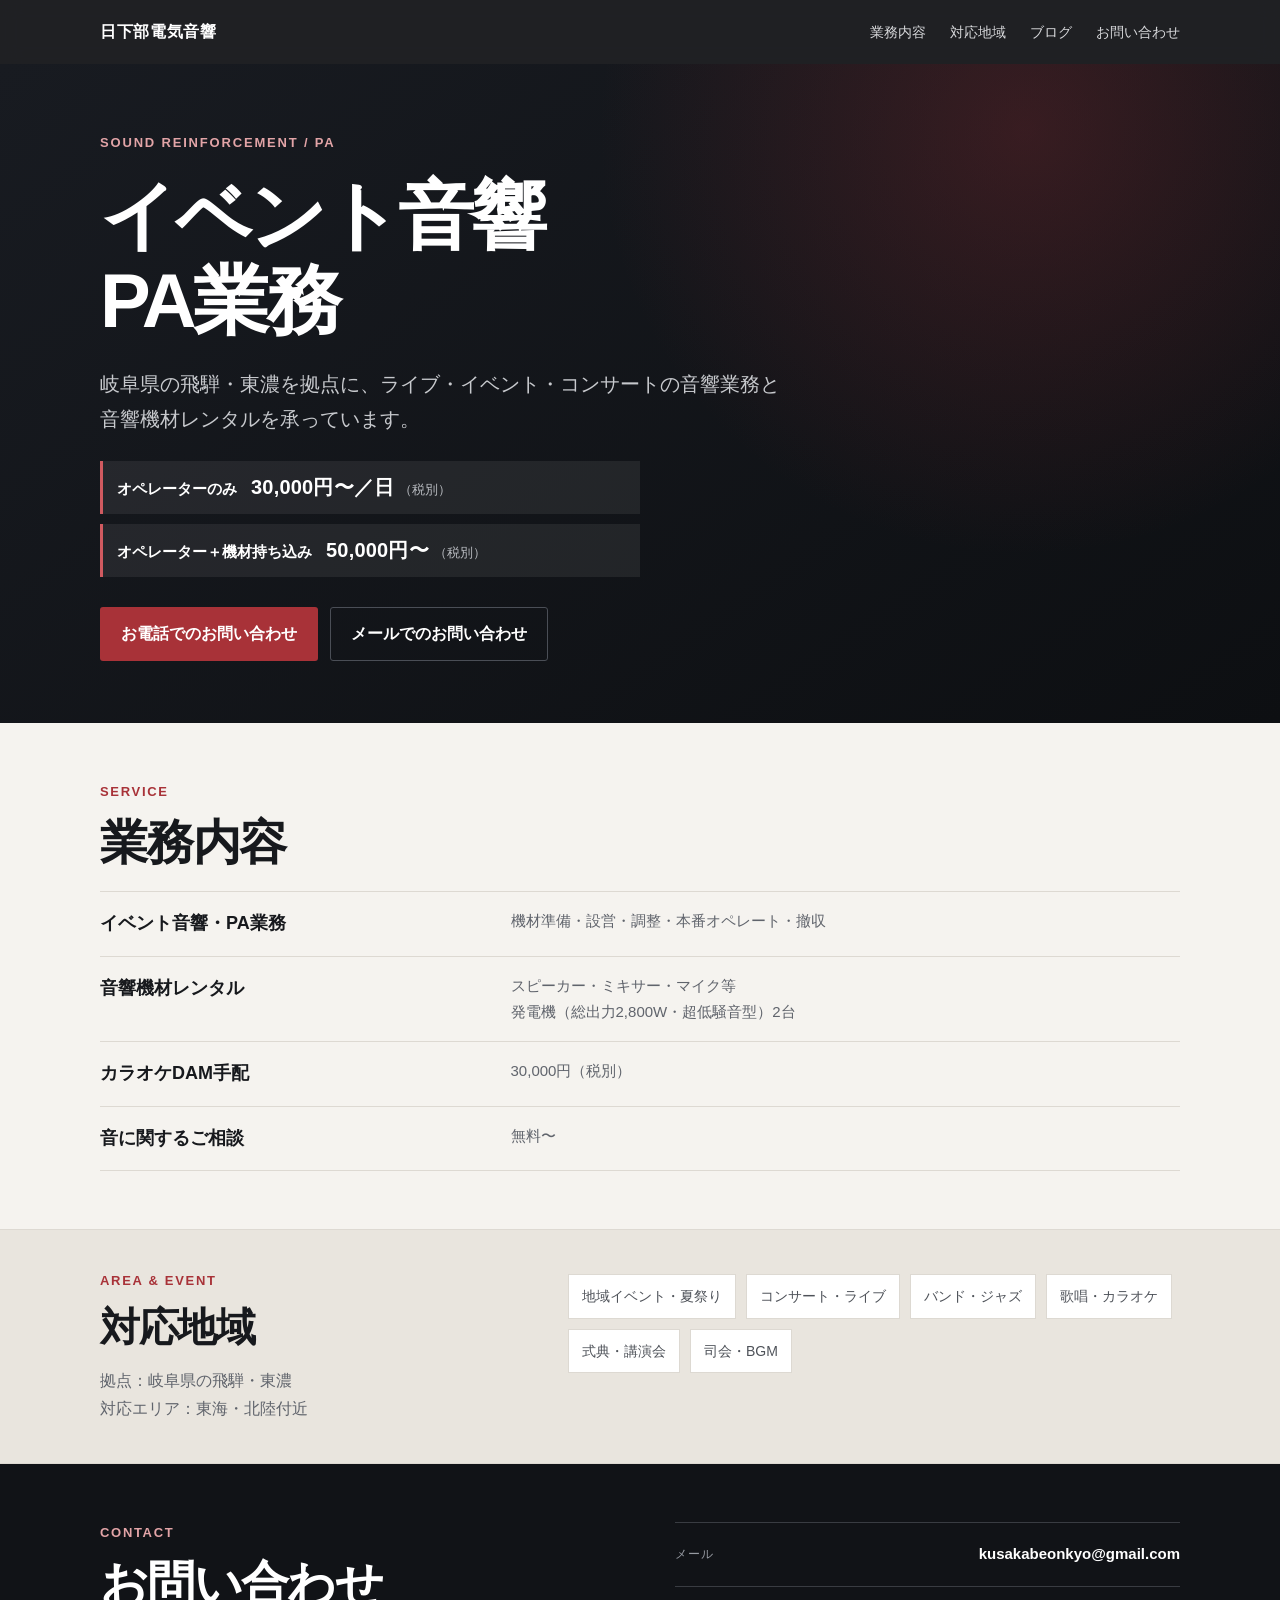
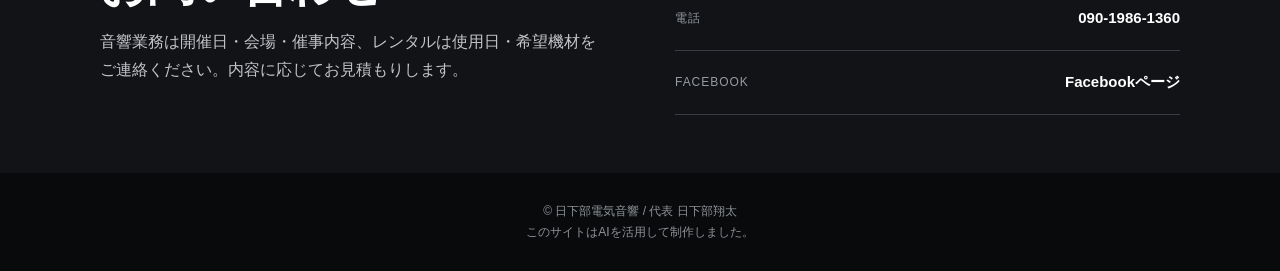
<file: index.html>
<!doctype html>
<html lang="ja">
<head>
  <meta charset="utf-8">
  <!-- Revision: concise-services-rental-20260917-r4 -->
  <meta name="viewport" content="width=device-width, initial-scale=1">
  <title>日下部電気音響 | イベント音響・PA・機材レンタル</title>
  <meta name="description" content="岐阜県の飛騨・東濃を拠点に、東海・北陸付近のイベント音響、PAオペレート、音響機材レンタルに対応しています。オペレーターのみ30,000円〜／日、オペレーター＋機材持ち込み50,000円〜（ともに税別）。">
  <meta name="theme-color" content="#111317">
  <link rel="stylesheet" href="assets/site.css">
</head>
<body>
  <header class="header">
    <div class="header-inner">
      <a class="brand" href="#top">日下部電気音響</a>
      <nav class="nav" aria-label="メインナビゲーション">
        <a href="#service">業務内容</a>
        <a href="#area">対応地域</a>
        <a href="blog/">ブログ</a>
        <a href="#contact">お問い合わせ</a>
      </nav>
    </div>
  </header>

  <main id="top">
    <section class="hero">
      <div class="hero-inner">
        <p class="eyebrow">Sound Reinforcement / PA</p>
        <h1>イベント音響<br>PA業務</h1>
        <p class="lead">岐阜県の飛騨・東濃を拠点に、ライブ・イベント・コンサートの音響業務と音響機材レンタルを承っています。</p>
        <div class="starting-prices">
          <p class="starting-price"><span>オペレーターのみ</span><span class="price-amount"><strong>30,000円〜／日</strong><small>（税別）</small></span></p>
          <p class="starting-price"><span>オペレーター＋機材持ち込み</span><span class="price-amount"><strong>50,000円〜</strong><small>（税別）</small></span></p>
        </div>
        <div class="actions">
          <a class="button button-primary" href="tel:09019861360">お電話でのお問い合わせ</a>
          <a class="button button-secondary" href="mailto:kusakabeonkyo@gmail.com">メールでのお問い合わせ</a>
        </div>
      </div>
    </section>

    <section class="section" id="service">
      <div class="section-label">Service</div>
      <h2>業務内容</h2>
      <dl class="services">
        <div class="service-row">
          <dt>イベント音響・PA業務</dt>
          <dd>機材準備・設営・調整・本番オペレート・撤収</dd>
        </div>
        <div class="service-row">
          <dt>音響機材レンタル</dt>
          <dd>スピーカー・ミキサー・マイク等<br>発電機（総出力2,800W・超低騒音型）2台</dd>
        </div>
        <div class="service-row">
          <dt>カラオケDAM手配</dt>
          <dd>30,000円（税別）</dd>
        </div>
        <div class="service-row">
          <dt>音に関するご相談</dt>
          <dd>無料〜</dd>
        </div>
      </dl>
    </section>

    <section class="event-strip" id="area">
      <div class="event-inner">
        <div>
          <div class="section-label">Area & Event</div>
          <h2>対応地域</h2>
          <p class="intro">拠点：岐阜県の飛騨・東濃<br>対応エリア：東海・北陸付近</p>
        </div>
        <ul class="event-list" aria-label="対応する催事の例">
          <li>地域イベント・夏祭り</li>
          <li>コンサート・ライブ</li>
          <li>バンド・ジャズ</li>
          <li>歌唱・カラオケ</li>
          <li>式典・講演会</li>
          <li>司会・BGM</li>
        </ul>
      </div>
    </section>

    <section class="contact" id="contact">
      <div class="contact-inner">
        <div>
          <div class="section-label">Contact</div>
          <h2>お問い合わせ</h2>
          <p class="contact-copy">音響業務は開催日・会場・催事内容、レンタルは使用日・希望機材をご連絡ください。内容に応じてお見積もりします。</p>
        </div>
        <div class="contact-links">
          <a class="contact-link" href="mailto:kusakabeonkyo@gmail.com">
            <span>メール</span><strong>kusakabeonkyo@gmail.com</strong>
          </a>
          <a class="contact-link" href="tel:09019861360">
            <span>電話</span><strong>090-1986-1360</strong>
          </a>
          <a class="contact-link" href="https://www.facebook.com/share/19F5vzTT1p/?mibextid=wwXIfr" target="_blank" rel="noopener">
            <span>Facebook</span><strong>Facebookページ</strong>
          </a>
        </div>
      </div>
    </section>
  </main>

  <footer>© 日下部電気音響 / 代表 日下部翔太<br>このサイトはAIを活用して制作しました。</footer>
</body>
</html>
</file>
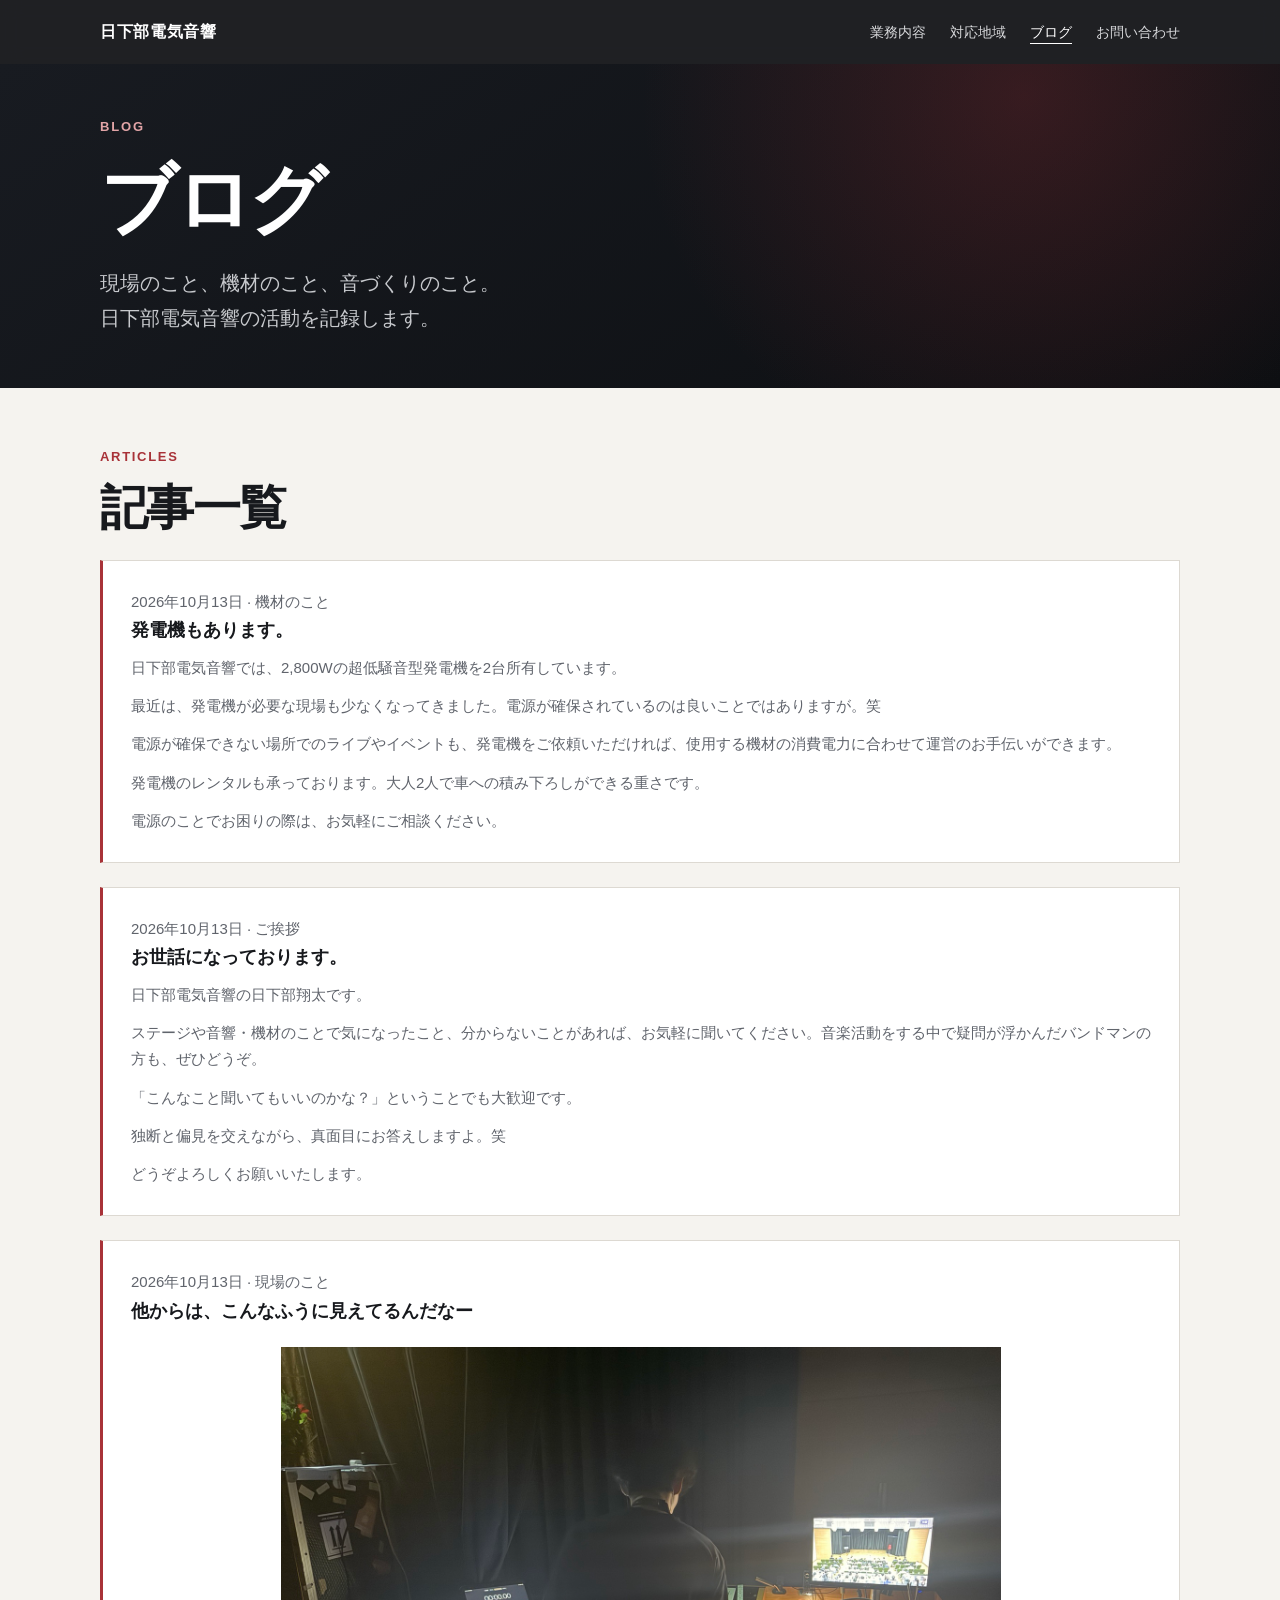
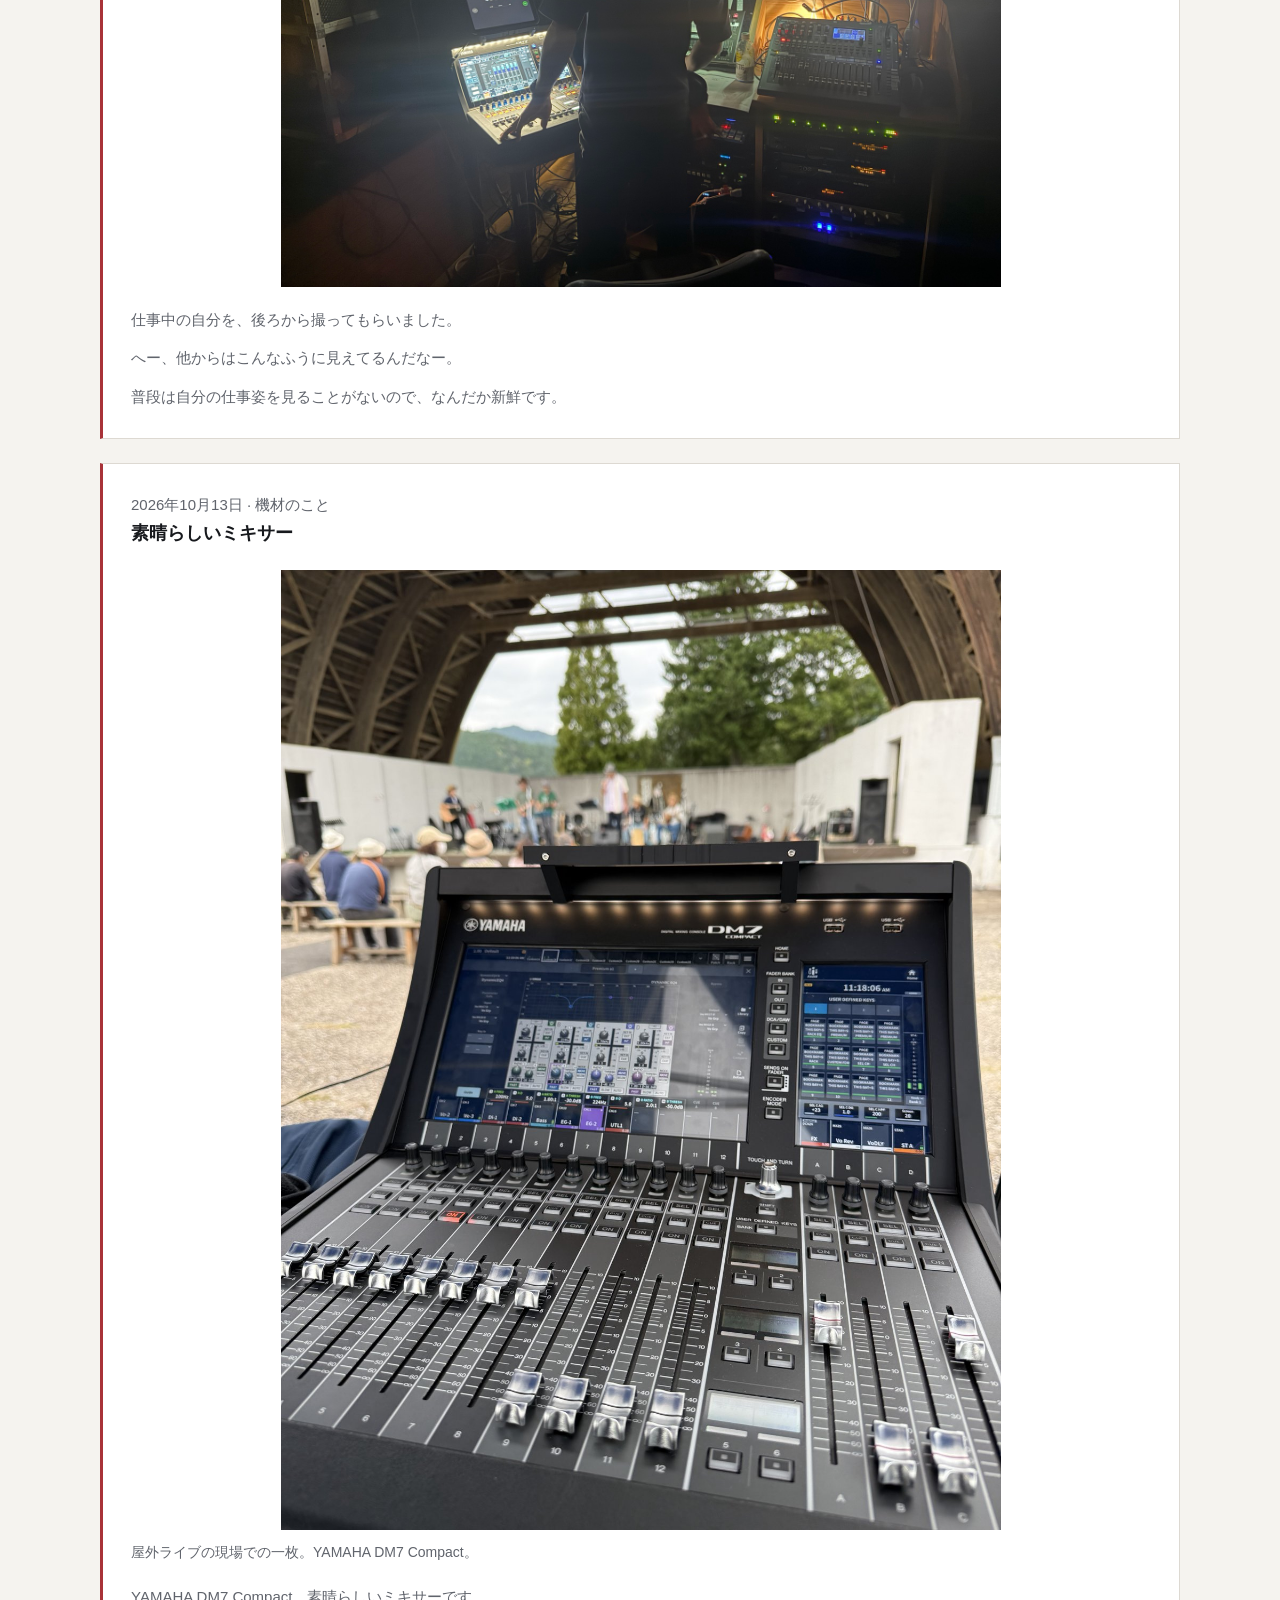
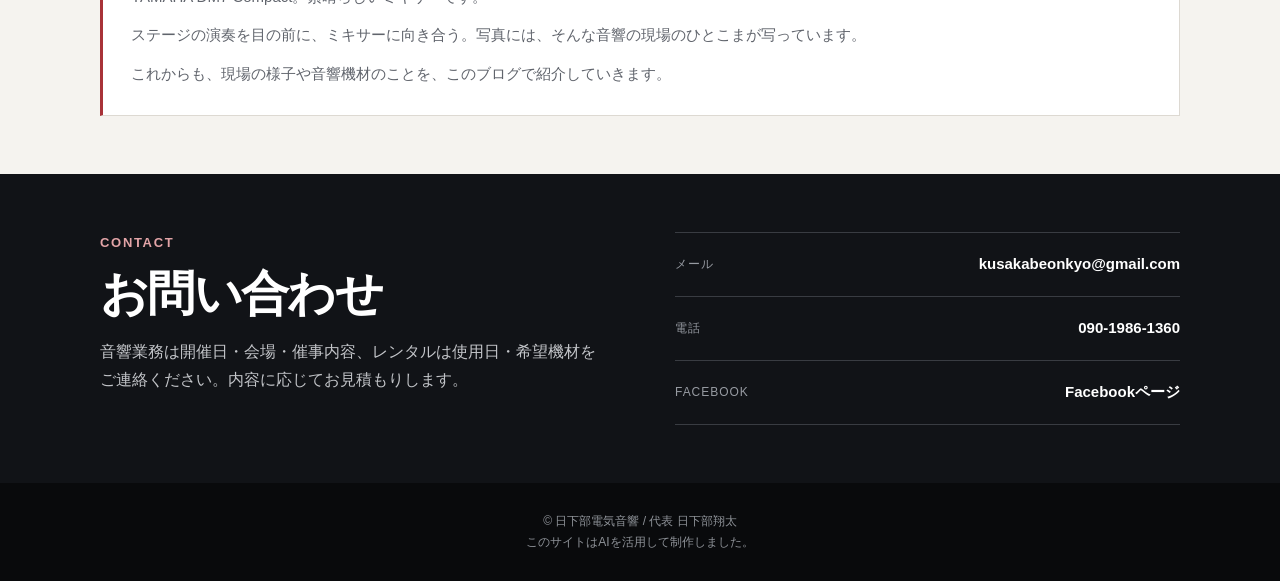
<file: blog/index.html>
<!doctype html>
<html lang="ja">
<head>
  <meta charset="utf-8">
  <meta name="viewport" content="width=device-width, initial-scale=1">
  <title>ブログ | 日下部電気音響</title>
  <meta name="description" content="日下部電気音響のブログ。現場レポートや音響機材、音づくりについての記録を掲載します。">
  <meta name="theme-color" content="#111317">
  <link rel="canonical" href="https://shota-sr.github.io/shota-site/blog/">
  <link rel="stylesheet" href="../assets/site.css">
</head>
<body>
  <header class="header">
    <div class="header-inner">
      <a class="brand" href="../">日下部電気音響</a>
      <nav class="nav" aria-label="メインナビゲーション">
        <a href="../#service">業務内容</a>
        <a href="../#area">対応地域</a>
        <a href="./" aria-current="page">ブログ</a>
        <a href="#contact">お問い合わせ</a>
      </nav>
    </div>
  </header>

  <main id="top">
    <section class="hero blog-hero">
      <div class="hero-inner">
        <p class="eyebrow">Blog</p>
        <h1>ブログ</h1>
        <p class="lead">現場のこと、機材のこと、音づくりのこと。<br>日下部電気音響の活動を記録します。</p>
      </div>
    </section>

    <section class="section blog-section" aria-labelledby="posts-heading">
      <div class="section-label">Articles</div>
      <h2 id="posts-heading">記事一覧</h2>
      <article id="generators" class="blog-empty">
        <p><time datetime="2026-10-13">2026年10月13日</time> · 機材のこと</p>
        <h3>発電機もあります。</h3>
        <p>日下部電気音響では、2,800Wの超低騒音型発電機を2台所有しています。</p>
        <p style="margin-top:12px">最近は、発電機が必要な現場も少なくなってきました。電源が確保されているのは良いことではありますが。笑</p>
        <p style="margin-top:12px">電源が確保できない場所でのライブやイベントも、発電機をご依頼いただければ、使用する機材の消費電力に合わせて運営のお手伝いができます。</p>
        <p style="margin-top:12px">発電機のレンタルも承っております。大人2人で車への積み下ろしができる重さです。</p>
        <p style="margin-top:12px">電源のことでお困りの際は、お気軽にご相談ください。</p>
      </article>
      <article id="greeting" class="blog-empty">
        <p><time datetime="2026-10-13">2026年10月13日</time> · ご挨拶</p>
        <h3>お世話になっております。</h3>
        <p>日下部電気音響の日下部翔太です。</p>
        <p style="margin-top:12px">ステージや音響・機材のことで気になったこと、分からないことがあれば、お気軽に聞いてください。音楽活動をする中で疑問が浮かんだバンドマンの方も、ぜひどうぞ。</p>
        <p style="margin-top:12px">「こんなこと聞いてもいいのかな？」ということでも大歓迎です。</p>
        <p style="margin-top:12px">独断と偏見を交えながら、真面目にお答えしますよ。笑</p>
        <p style="margin-top:12px">どうぞよろしくお願いいたします。</p>
      </article>
      <article id="work-from-behind" class="blog-empty">
        <p><time datetime="2026-10-13">2026年10月13日</time> · 現場のこと</p>
        <h3>他からは、こんなふうに見えてるんだなー</h3>
        <figure style="margin:20px 0">
          <img src="../assets/work-from-behind.jpg" alt="舞台袖で音響卓を操作する日下部翔太の後ろ姿" width="1536" height="1152" style="display:block;width:100%;max-width:720px;height:auto;margin:auto" decoding="async">
        </figure>
        <p>仕事中の自分を、後ろから撮ってもらいました。</p>
        <p style="margin-top:12px">へー、他からはこんなふうに見えてるんだなー。</p>
        <p style="margin-top:12px">普段は自分の仕事姿を見ることがないので、なんだか新鮮です。</p>
      </article>
      <article id="dm7-compact" class="blog-empty">
        <p><time datetime="2026-10-13">2026年10月13日</time> · 機材のこと</p>
        <h3>素晴らしいミキサー</h3>
        <figure style="margin:20px 0">
          <img src="../assets/dm7-compact.jpg?v=38416a50" alt="屋外ステージを背景にしたYAMAHA DM7 Compactミキサー" width="1350" height="1800" style="display:block;width:100%;max-width:720px;height:auto;margin:auto" decoding="async">
          <figcaption style="margin-top:10px;color:var(--muted);font-size:14px">屋外ライブの現場での一枚。YAMAHA DM7 Compact。</figcaption>
        </figure>
        <p>YAMAHA DM7 Compact。素晴らしいミキサーです。</p>
        <p style="margin-top:12px">ステージの演奏を目の前に、ミキサーに向き合う。写真には、そんな音響の現場のひとこまが写っています。</p>
        <p style="margin-top:12px">これからも、現場の様子や音響機材のことを、このブログで紹介していきます。</p>
      </article>
    </section>

    <section class="contact" id="contact">
      <div class="contact-inner">
        <div>
          <div class="section-label">Contact</div>
          <h2>お問い合わせ</h2>
          <p class="contact-copy">音響業務は開催日・会場・催事内容、レンタルは使用日・希望機材をご連絡ください。内容に応じてお見積もりします。</p>
        </div>
        <div class="contact-links">
          <a class="contact-link" href="mailto:kusakabeonkyo@gmail.com">
            <span>メール</span><strong>kusakabeonkyo@gmail.com</strong>
          </a>
          <a class="contact-link" href="tel:09019861360">
            <span>電話</span><strong>090-1986-1360</strong>
          </a>
          <a class="contact-link" href="https://www.facebook.com/share/19F5vzTT1p/?mibextid=wwXIfr" target="_blank" rel="noopener">
            <span>Facebook</span><strong>Facebookページ</strong>
          </a>
        </div>
      </div>
    </section>
  </main>

  <footer>© 日下部電気音響 / 代表 日下部翔太<br>このサイトはAIを活用して制作しました。</footer>
</body>
</html>
</file>
<file: assets/site.css>
:root {
  --ink: #17191d;
  --muted: #60646c;
  --paper: #f5f3ef;
  --white: #fff;
  --line: #ddd9d2;
  --accent: #a83238;
  --accent-dark: #85272c;
  --dark: #111317;
}
* { box-sizing: border-box; }
html { scroll-behavior: smooth; }
body {
  margin: 0;
  color: var(--ink);
  background: var(--paper);
  font-family: -apple-system, BlinkMacSystemFont, "Hiragino Kaku Gothic ProN", "Yu Gothic", YuGothic, Meiryo, sans-serif;
  line-height: 1.75;
}
a { color: inherit; text-decoration: none; }
.header {
  position: sticky;
  top: 0;
  z-index: 10;
  color: #fff;
  background: rgba(17, 19, 23, .94);
  backdrop-filter: blur(10px);
}
.header-inner {
  width: min(1080px, calc(100% - 40px));
  min-height: 64px;
  margin: auto;
  display: flex;
  align-items: center;
  justify-content: space-between;
  gap: 20px;
}
.brand { font-weight: 750; letter-spacing: .04em; }
.nav { display: flex; gap: 24px; color: #d8d9db; font-size: 14px; }
.nav a:hover { color: #fff; }
.hero {
  color: #fff;
  background:
    radial-gradient(circle at 80% 10%, rgba(168, 50, 56, .25), transparent 36%),
    linear-gradient(145deg, #181b21, #0d0f12);
}
.hero-inner {
  width: min(1080px, calc(100% - 40px));
  min-height: 470px;
  margin: auto;
  padding: 68px 0 62px;
  display: flex;
  flex-direction: column;
  justify-content: center;
  align-items: flex-start;
}
.eyebrow {
  margin: 0 0 18px;
  color: #e2a4a7;
  font-size: 13px;
  font-weight: 750;
  letter-spacing: .14em;
  text-transform: uppercase;
}
h1 {
  max-width: 820px;
  margin: 0;
  font-size: clamp(40px, 7vw, 76px);
  line-height: 1.12;
  letter-spacing: -.045em;
}
.lead {
  max-width: 680px;
  margin: 24px 0 24px;
  color: #c7c9cd;
  font-size: clamp(16px, 2vw, 20px);
}
.starting-prices {
  width: min(100%, 540px);
  margin: 0 0 30px;
  display: grid;
  gap: 10px;
}
.starting-price {
  margin: 0;
  display: flex;
  flex-wrap: wrap;
  align-items: baseline;
  column-gap: 14px;
  padding: 9px 14px;
  color: #fff;
  border-left: 3px solid #d05a60;
  background: rgba(255, 255, 255, .07);
  font-size: 15px;
  font-weight: 750;
}
.price-amount { white-space: nowrap; }
.starting-price strong { font-size: 20px; letter-spacing: .01em; }
.starting-price small { margin-left: 5px; color: #b9bcc1; font-weight: 500; }
.actions { display: flex; flex-wrap: wrap; gap: 12px; }
.button {
  min-height: 50px;
  padding: 12px 20px;
  display: inline-flex;
  align-items: center;
  justify-content: center;
  border: 1px solid transparent;
  border-radius: 3px;
  font-weight: 750;
}
.button-primary { background: var(--accent); color: #fff; }
.button-primary:hover { background: var(--accent-dark); }
.button-secondary { border-color: #4a4e56; color: #fff; }
.button-secondary:hover { background: #fff; color: var(--dark); }
.section {
  width: min(1080px, calc(100% - 40px));
  margin: auto;
  padding: 58px 0;
}
.section-label {
  margin-bottom: 10px;
  color: var(--accent);
  font-size: 13px;
  font-weight: 800;
  letter-spacing: .13em;
  text-transform: uppercase;
}
h2 {
  margin: 0 0 16px;
  font-size: clamp(30px, 4.5vw, 48px);
  line-height: 1.2;
  letter-spacing: -.035em;
}
.intro { max-width: 720px; margin: 0; color: var(--muted); }
.services {
  margin: 20px 0 0;
  border-top: 1px solid var(--line);
}
.service-row {
  display: grid;
  grid-template-columns: minmax(220px, .8fr) minmax(0, 1.4fr);
  gap: 4px 28px;
  padding: 16px 0;
  border-bottom: 1px solid var(--line);
}
.service-row dt { font-size: 18px; font-weight: 700; }
.service-row dd { margin: 0; color: var(--muted); font-size: 15px; }
.event-strip {
  background: #e9e5de;
  border-top: 1px solid var(--line);
  border-bottom: 1px solid var(--line);
}
.event-inner {
  width: min(1080px, calc(100% - 40px));
  margin: auto;
  padding: 40px 0;
  display: grid;
  grid-template-columns: .8fr 1.2fr;
  gap: 60px;
  align-items: start;
}
.event-inner h2 { font-size: clamp(28px, 4vw, 40px); }
.event-list {
  margin: 4px 0 0;
  padding: 0;
  display: flex;
  flex-wrap: wrap;
  gap: 10px;
  list-style: none;
}
.event-list li {
  padding: 9px 13px;
  background: var(--white);
  border: 1px solid var(--line);
  color: #4e5259;
  font-size: 14px;
}
.contact { color: #fff; background: var(--dark); }
.contact-inner {
  width: min(1080px, calc(100% - 40px));
  margin: auto;
  padding: 58px 0;
  display: grid;
  grid-template-columns: 1fr 1fr;
  gap: 70px;
}
.contact .section-label { color: #e2a4a7; }
.contact-copy { margin: 0; color: #c3c5c9; }
.contact-links { border-top: 1px solid #393c42; }
.contact-link {
  min-height: 64px;
  padding: 14px 0;
  display: flex;
  align-items: center;
  justify-content: space-between;
  gap: 20px;
  border-bottom: 1px solid #393c42;
}
.contact-link span { color: #979ba2; font-size: 12px; letter-spacing: .08em; text-transform: uppercase; }
.contact-link strong { text-align: right; font-size: 15px; overflow-wrap: anywhere; }
.contact-link:hover strong { color: #e2a4a7; }
footer {
  padding: 28px 20px;
  color: #8e9298;
  background: #090a0c;
  font-size: 12px;
  text-align: center;
}
@media (max-width: 760px) {
  .header-inner { width: min(100% - 32px, 1080px); min-height: 58px; padding: 10px 0; flex-wrap: wrap; gap: 4px; }
  .nav { width: 100%; gap: 4px 18px; flex-wrap: wrap; font-size: 13px; }
  .nav a { padding: 4px 0; }
  .hero-inner { width: min(100% - 32px, 1080px); min-height: 450px; padding: 58px 0 52px; }
  .section { width: min(100% - 32px, 1080px); padding: 48px 0; }
  .service-row { grid-template-columns: 1fr; padding: 14px 0; }
  .event-inner { width: min(100% - 32px, 1080px); padding: 38px 0; grid-template-columns: 1fr; gap: 18px; }
  .contact-inner { width: min(100% - 32px, 1080px); padding: 48px 0; grid-template-columns: 1fr; gap: 32px; }
  .contact-link { align-items: flex-start; flex-direction: column; gap: 2px; }
  .contact-link strong { text-align: left; }
}

.nav a[aria-current="page"] { color: #fff; text-decoration: underline; text-underline-offset: 6px; }
a:focus-visible { outline: 2px solid #d05a60; outline-offset: 5px; }
.blog-hero .hero-inner { min-height: 280px; padding: 52px 0; }
.blog-hero .lead { margin-bottom: 0; }
.blog-section { min-height: 280px; }
.blog-empty { margin-top: 24px; padding: 28px; background: var(--white); border: 1px solid var(--line); border-left: 3px solid var(--accent); }
.blog-empty h3 { margin: 0 0 8px; font-size: 18px; }
.blog-empty p { margin: 0; color: var(--muted); font-size: 15px; }
@media (max-width: 760px) {
  .blog-hero .hero-inner { min-height: 240px; padding: 40px 0; }
  .blog-empty { padding: 22px 18px; }
}
</file>
